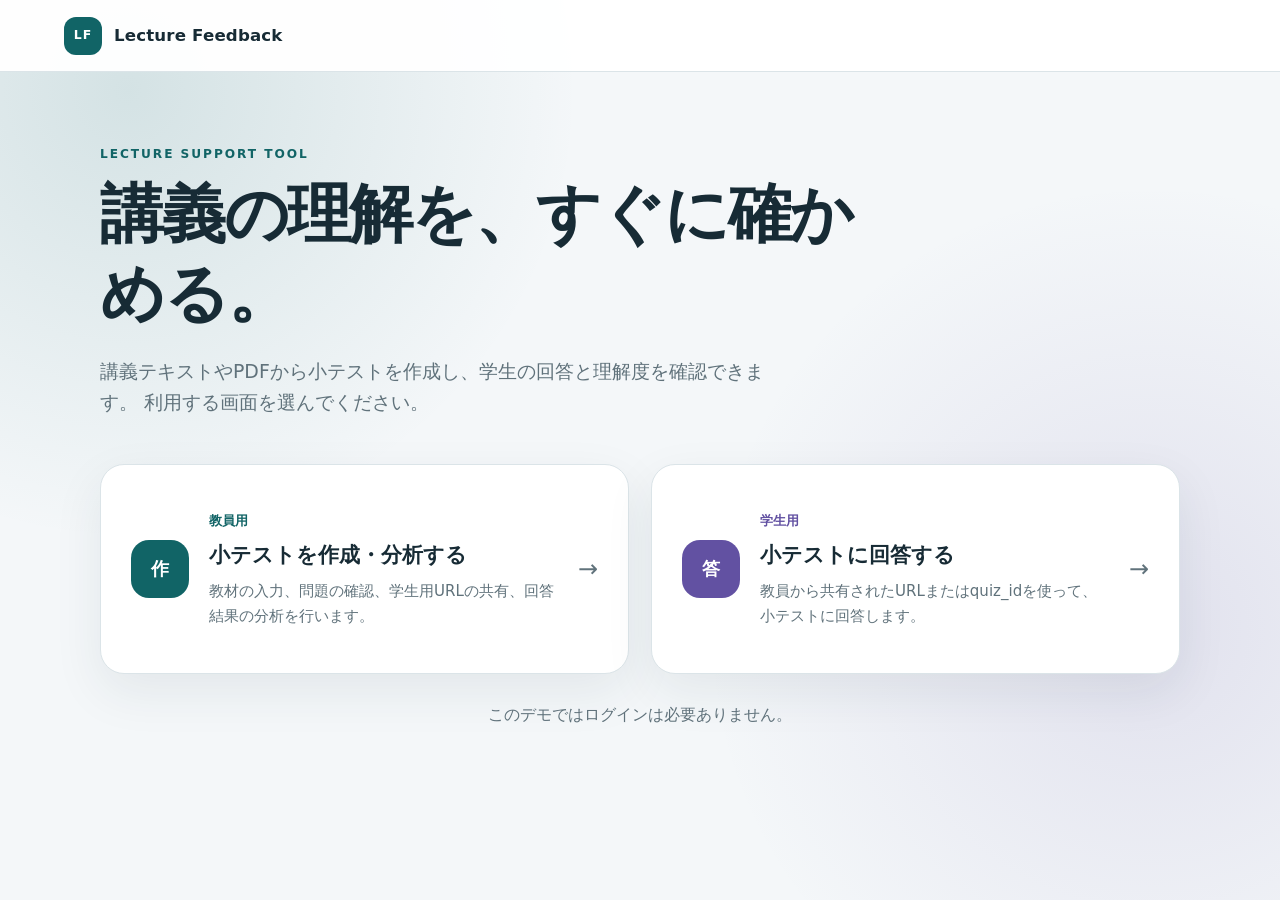
<file: frontend/index.html>
<!doctype html>
<html lang="ja">
<head>
  <meta charset="utf-8">
  <meta name="viewport" content="width=device-width, initial-scale=1">
  <meta name="description" content="講義資料から小テストを作成し、学生の回答を集計する講義支援アプリです。">
  <title>Lecture Feedback</title>
  <link rel="stylesheet" href="css/style.css">
</head>
<body class="landing-page">
  <header class="site-header">
    <a class="brand" href="index.html" aria-label="Lecture Feedback ホーム">
      <span class="brand-mark" aria-hidden="true">LF</span>
      <span>Lecture Feedback</span>
    </a>
  </header>

  <main class="landing-main">
    <section class="hero" aria-labelledby="page-title">
      <p class="eyebrow">LECTURE SUPPORT TOOL</p>
      <h1 id="page-title">講義の理解を、すぐに確かめる。</h1>
      <p class="hero-copy">
        講義テキストやPDFから小テストを作成し、学生の回答と理解度を確認できます。
        利用する画面を選んでください。
      </p>
    </section>

    <section class="role-grid" aria-label="利用画面を選択">
      <a class="role-card role-card-teacher" href="teacher.html">
        <span class="role-icon" aria-hidden="true">作</span>
        <span class="role-card-body">
          <span class="role-label">教員用</span>
          <strong>小テストを作成・分析する</strong>
          <span>教材の入力、問題の確認、学生用URLの共有、回答結果の分析を行います。</span>
        </span>
        <span class="role-arrow" aria-hidden="true">→</span>
      </a>

      <a class="role-card role-card-student" href="student.html">
        <span class="role-icon" aria-hidden="true">答</span>
        <span class="role-card-body">
          <span class="role-label">学生用</span>
          <strong>小テストに回答する</strong>
          <span>教員から共有されたURLまたはquiz_idを使って、小テストに回答します。</span>
        </span>
        <span class="role-arrow" aria-hidden="true">→</span>
      </a>
    </section>

    <p class="landing-note">このデモではログインは必要ありません。</p>
  </main>
</body>
</html>
</file>
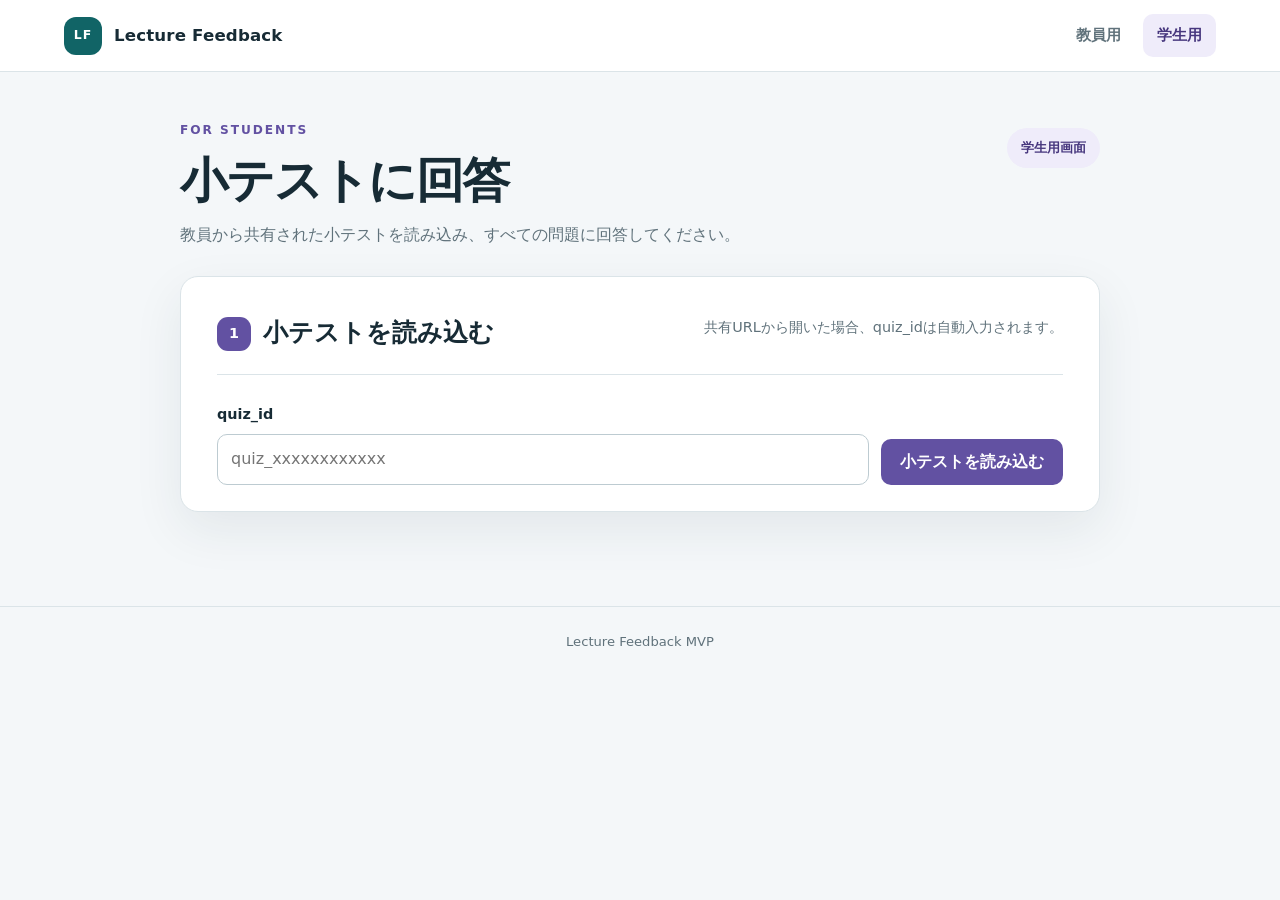
<file: frontend/student.html>
<!doctype html>
<html lang="ja">
<head>
  <meta charset="utf-8">
  <meta name="viewport" content="width=device-width, initial-scale=1">
  <meta name="description" content="共有された小テストに回答する学生用画面です。">
  <title>学生用 | Lecture Feedback</title>
  <link rel="stylesheet" href="css/style.css">
  <script src="js/config.js" defer></script>
  <script src="js/api.js" defer></script>
  <script src="js/student.js" defer></script>
</head>
<body class="student-page">
  <header class="site-header">
    <a class="brand" href="index.html" aria-label="Lecture Feedback ホーム">
      <span class="brand-mark" aria-hidden="true">LF</span>
      <span>Lecture Feedback</span>
    </a>
    <nav class="header-nav" aria-label="メインナビゲーション">
      <a class="nav-link" href="teacher.html">教員用</a>
      <a class="nav-link active" href="student.html" aria-current="page">学生用</a>
    </nav>
  </header>

  <main class="app-main student-main">
    <section class="page-heading">
      <div>
        <p class="eyebrow student-eyebrow">FOR STUDENTS</p>
        <h1>小テストに回答</h1>
        <p>教員から共有された小テストを読み込み、すべての問題に回答してください。</p>
      </div>
      <span class="role-badge student-badge">学生用画面</span>
    </section>

    <div id="studentStatus" class="status-message" role="status" aria-live="polite" hidden></div>

    <section id="quizLookupSection" class="panel compact-panel" aria-labelledby="lookup-heading">
      <div class="panel-heading">
        <div>
          <span class="step-number student-step">1</span>
          <h2 id="lookup-heading">小テストを読み込む</h2>
        </div>
        <p>共有URLから開いた場合、quiz_idは自動入力されます。</p>
      </div>

      <form id="quizLookupForm" class="inline-form">
        <div class="field-group grow-field">
          <label for="quizId">quiz_id</label>
          <input id="quizId" type="text" placeholder="quiz_xxxxxxxxxxxx" required>
        </div>
        <button id="loadQuizButton" class="button button-student" type="submit">小テストを読み込む</button>
      </form>
    </section>

    <section id="studentQuizSection" class="panel" aria-labelledby="quiz-title-heading" hidden>
      <div class="panel-heading">
        <div>
          <span class="step-number student-step">2</span>
          <h2 id="quiz-title-heading">回答する</h2>
        </div>
        <p id="quizQuestionCount"></p>
      </div>

      <div class="quiz-title-box">
        <span>小テスト</span>
        <h3 id="studentQuizTitle"></h3>
      </div>

      <form id="answerForm">
        <div class="form-grid two-columns student-info-grid">
          <div class="field-group">
            <label for="studentId">学生ID <span class="required-label">必須</span></label>
            <input id="studentId" type="text" autocomplete="off" required maxlength="80" placeholder="例：student_001">
          </div>
          <div class="field-group">
            <label for="studentName">名前 <span class="optional-label">任意</span></label>
            <input id="studentName" type="text" autocomplete="name" maxlength="80" placeholder="例：学生A">
          </div>
        </div>

        <div id="studentQuizQuestions" class="question-list student-question-list"></div>

        <button id="submitAnswersButton" class="button button-student button-large" type="submit">
          回答を送信
        </button>
      </form>
    </section>

    <section id="studentResultSection" class="panel result-panel" aria-labelledby="student-result-heading" hidden>
      <div class="result-hero">
        <span class="result-kicker">採点結果</span>
        <h2 id="student-result-heading"><span id="studentScore">0</span> / <span id="studentMaxScore">0</span></h2>
        <p id="studentResultMessage"></p>
      </div>
      <div id="studentAnswerDetails" class="answer-details"></div>
    </section>
  </main>

  <footer class="site-footer">Lecture Feedback MVP</footer>
</body>
</html>
</file>
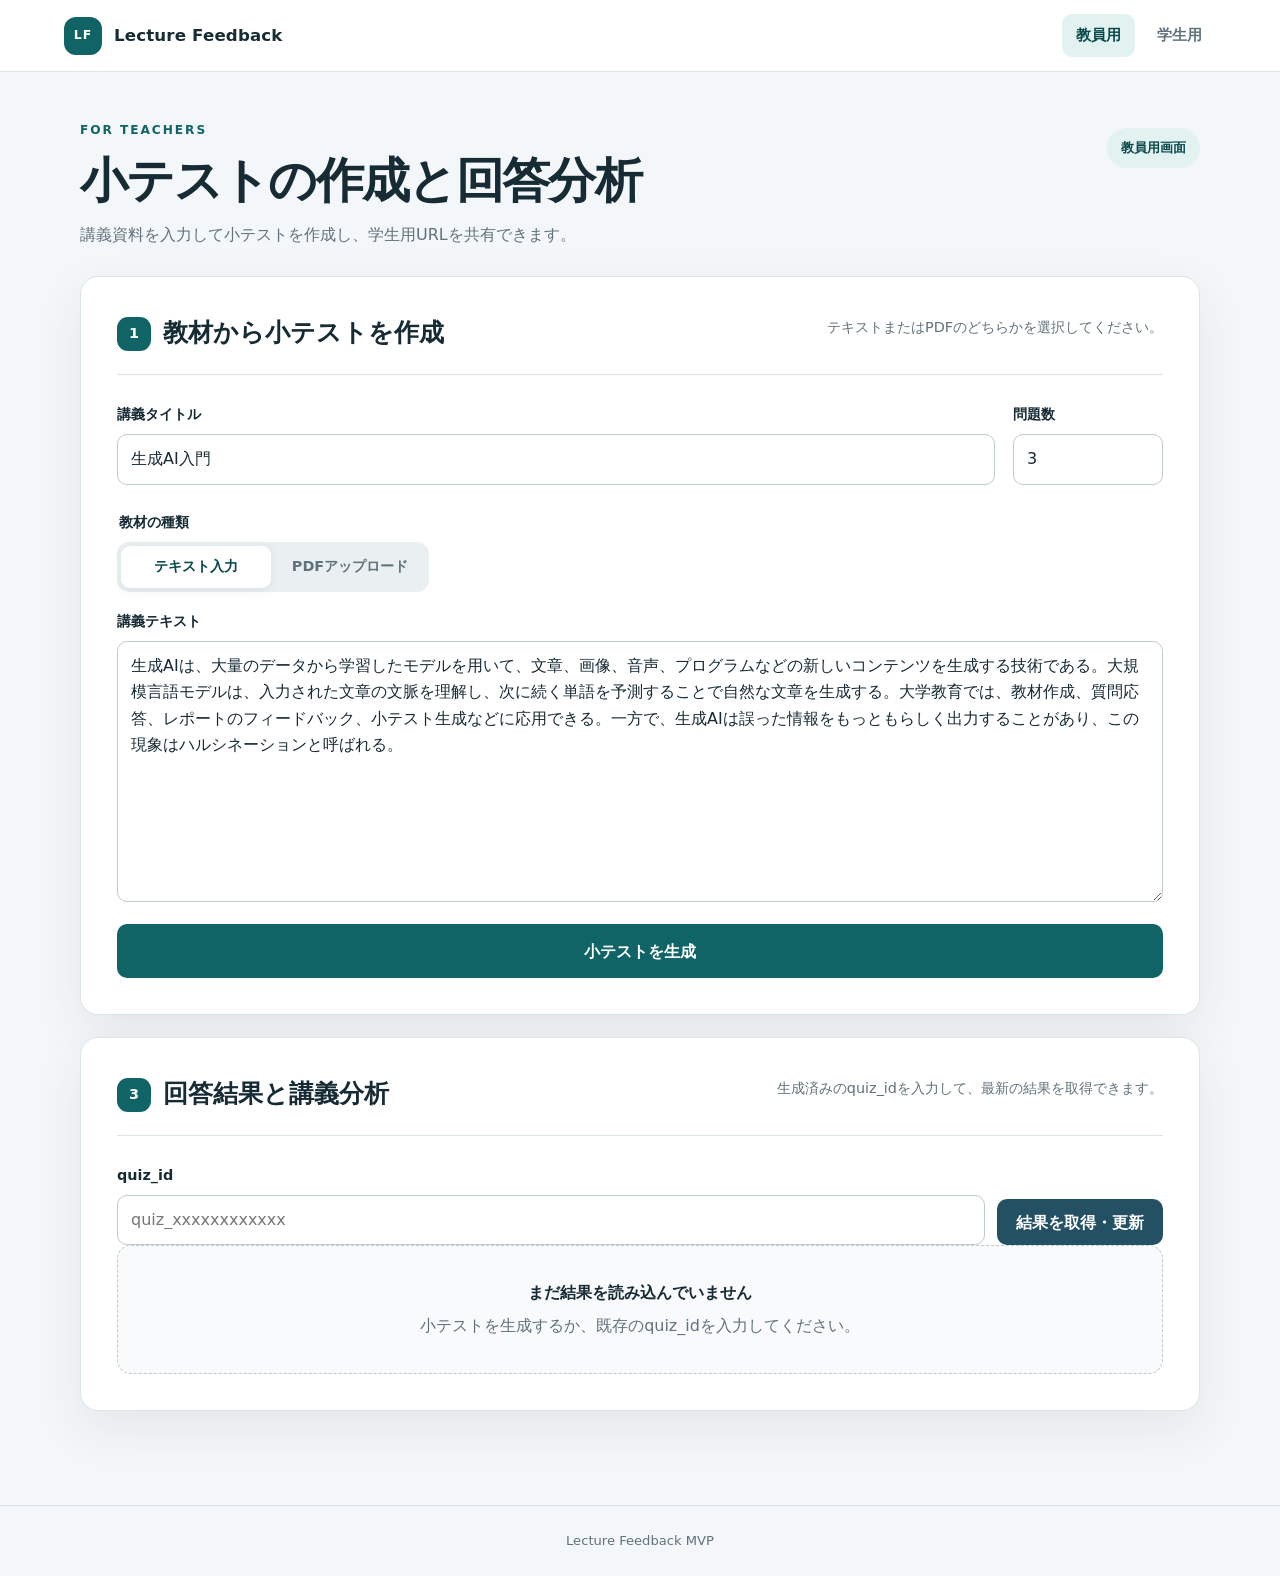
<file: frontend/teacher.html>
<!doctype html>
<html lang="ja">
<head>
  <meta charset="utf-8">
  <meta name="viewport" content="width=device-width, initial-scale=1">
  <meta name="description" content="講義資料から小テストを作成し、回答結果を分析する教員用画面です。">
  <title>教員用 | Lecture Feedback</title>
  <link rel="stylesheet" href="css/style.css">
  <script src="js/config.js" defer></script>
  <script src="js/api.js" defer></script>
  <script src="js/teacher.js" defer></script>
</head>
<body>
  <header class="site-header">
    <a class="brand" href="index.html" aria-label="Lecture Feedback ホーム">
      <span class="brand-mark" aria-hidden="true">LF</span>
      <span>Lecture Feedback</span>
    </a>
    <nav class="header-nav" aria-label="メインナビゲーション">
      <a class="nav-link active" href="teacher.html" aria-current="page">教員用</a>
      <a class="nav-link" href="student.html">学生用</a>
    </nav>
  </header>

  <main class="app-main">
    <section class="page-heading">
      <div>
        <p class="eyebrow">FOR TEACHERS</p>
        <h1>小テストの作成と回答分析</h1>
        <p>講義資料を入力して小テストを作成し、学生用URLを共有できます。</p>
      </div>
      <span class="role-badge teacher-badge">教員用画面</span>
    </section>

    <div id="teacherStatus" class="status-message" role="status" aria-live="polite" hidden></div>

    <section class="panel" aria-labelledby="create-heading">
      <div class="panel-heading">
        <div>
          <span class="step-number">1</span>
          <h2 id="create-heading">教材から小テストを作成</h2>
        </div>
        <p>テキストまたはPDFのどちらかを選択してください。</p>
      </div>

      <form id="createQuizForm">
        <div class="form-grid two-columns">
          <div class="field-group grow-field">
            <label for="lectureTitle">講義タイトル</label>
            <input id="lectureTitle" name="title" type="text" value="生成AI入門" required maxlength="120">
          </div>
          <div class="field-group number-field">
            <label for="numQuestions">問題数</label>
            <input id="numQuestions" name="num_questions" type="number" value="3" min="1" max="10" required>
          </div>
        </div>

        <fieldset class="source-selector">
          <legend>教材の種類</legend>
          <div class="segmented-control">
            <label>
              <input type="radio" name="sourceType" value="text" checked>
              <span>テキスト入力</span>
            </label>
            <label>
              <input type="radio" name="sourceType" value="pdf">
              <span>PDFアップロード</span>
            </label>
          </div>
        </fieldset>

        <div id="textSourcePanel" class="source-panel">
          <div class="field-group">
            <label for="lectureText">講義テキスト</label>
            <textarea id="lectureText" name="lecture_text" rows="9" required>生成AIは、大量のデータから学習したモデルを用いて、文章、画像、音声、プログラムなどの新しいコンテンツを生成する技術である。大規模言語モデルは、入力された文章の文脈を理解し、次に続く単語を予測することで自然な文章を生成する。大学教育では、教材作成、質問応答、レポートのフィードバック、小テスト生成などに応用できる。一方で、生成AIは誤った情報をもっともらしく出力することがあり、この現象はハルシネーションと呼ばれる。</textarea>
          </div>
        </div>

        <div id="pdfSourcePanel" class="source-panel" hidden>
          <div class="field-group">
            <label for="pdfFile">PDFファイル</label>
            <input id="pdfFile" name="pdf_file" type="file" accept="application/pdf,.pdf">
            <p class="field-note">文字を選択できるPDFを使用してください。画像だけのPDFに対するOCRは未対応です。</p>
          </div>
        </div>

        <button id="generateButton" class="button button-primary button-large" type="submit">
          小テストを生成
        </button>
      </form>
    </section>

    <section id="generatedQuizSection" class="panel" aria-labelledby="generated-heading" hidden>
      <div class="panel-heading">
        <div>
          <span class="step-number">2</span>
          <h2 id="generated-heading">生成された小テスト</h2>
        </div>
        <p>問題と正解を確認し、学生用URLを共有してください。</p>
      </div>

      <div class="quiz-meta">
        <div>
          <span class="meta-label">タイトル</span>
          <strong id="generatedTitle"></strong>
        </div>
        <div>
          <span class="meta-label">quiz_id</span>
          <code id="generatedQuizId"></code>
        </div>
      </div>

      <div class="share-box">
        <label for="studentShareUrl">学生用URL</label>
        <div class="share-row">
          <input id="studentShareUrl" type="text" readonly>
          <button id="copyShareUrlButton" class="button button-secondary compact-button" type="button">URLをコピー</button>
          <a id="openStudentPageLink" class="button button-ghost compact-button" href="student.html" target="_blank" rel="noopener">学生画面を確認</a>
        </div>
        <p id="copyFeedback" class="field-note" aria-live="polite"></p>
      </div>

      <div id="teacherQuizPreview" class="question-list"></div>
    </section>

    <section class="panel" aria-labelledby="results-heading">
      <div class="panel-heading">
        <div>
          <span class="step-number">3</span>
          <h2 id="results-heading">回答結果と講義分析</h2>
        </div>
        <p>生成済みのquiz_idを入力して、最新の結果を取得できます。</p>
      </div>

      <form id="resultsForm" class="inline-form">
        <div class="field-group grow-field">
          <label for="resultsQuizId">quiz_id</label>
          <input id="resultsQuizId" type="text" placeholder="quiz_xxxxxxxxxxxx" required>
        </div>
        <button id="refreshResultsButton" class="button button-secondary" type="submit">結果を取得・更新</button>
      </form>

      <div id="resultsEmpty" class="empty-state">
        <strong>まだ結果を読み込んでいません</strong>
        <p>小テストを生成するか、既存のquiz_idを入力してください。</p>
      </div>

      <div id="resultsContent" hidden>
        <div class="summary-grid">
          <article class="summary-card">
            <span>回答者数</span>
            <strong id="submissionCount">0人</strong>
          </article>
          <article class="summary-card">
            <span>平均点</span>
            <strong id="averageScore">0 / 0</strong>
          </article>
          <article class="summary-card">
            <span>平均正答率</span>
            <strong id="averageAccuracy">0%</strong>
          </article>
        </div>

        <div class="results-grid">
          <section class="subpanel" aria-labelledby="question-stats-heading">
            <h3 id="question-stats-heading">問題ごとの正答率</h3>
            <div id="questionStats"></div>
          </section>

          <section class="subpanel analysis-panel" aria-labelledby="analysis-heading">
            <h3 id="analysis-heading">AIによる講義分析</h3>
            <div id="analysisText" class="analysis-text"></div>
          </section>
        </div>

        <section class="subpanel" aria-labelledby="student-scores-heading">
          <h3 id="student-scores-heading">学生別の結果</h3>
          <div class="table-scroll">
            <table>
              <thead>
                <tr>
                  <th>学生ID</th>
                  <th>名前</th>
                  <th>得点</th>
                  <th>提出日時</th>
                </tr>
              </thead>
              <tbody id="studentScores"></tbody>
            </table>
          </div>
        </section>
      </div>
    </section>
  </main>

  <footer class="site-footer">Lecture Feedback MVP</footer>
</body>
</html>
</file>
<file: frontend/css/style.css>
:root {
  color-scheme: light;
  --bg: #f4f7f9;
  --surface: #ffffff;
  --surface-soft: #f8fafb;
  --text: #172b35;
  --text-muted: #60727b;
  --border: #dbe4e8;
  --primary: #116466;
  --primary-dark: #0a484b;
  --primary-soft: #e2f2f1;
  --student: #6251a2;
  --student-dark: #47377e;
  --student-soft: #efecfa;
  --success: #247a4d;
  --success-soft: #e8f6ee;
  --danger: #ad3c36;
  --danger-soft: #fff0ee;
  --warning: #a35c13;
  --warning-soft: #fff5e7;
  --shadow: 0 18px 50px rgba(28, 54, 66, 0.08);
  --radius: 18px;
}

* {
  box-sizing: border-box;
}

[hidden] {
  display: none !important;
}

html {
  scroll-behavior: smooth;
}

body {
  margin: 0;
  min-height: 100vh;
  background: var(--bg);
  color: var(--text);
  font-family: system-ui, -apple-system, BlinkMacSystemFont, "Segoe UI", sans-serif;
  line-height: 1.65;
}

button,
input,
textarea {
  font: inherit;
}

a {
  color: inherit;
}

.site-header {
  display: flex;
  align-items: center;
  justify-content: space-between;
  min-height: 72px;
  padding: 0 5vw;
  background: rgba(255, 255, 255, 0.96);
  border-bottom: 1px solid var(--border);
}

.brand {
  display: inline-flex;
  align-items: center;
  gap: 12px;
  color: var(--text);
  font-size: 1.04rem;
  font-weight: 800;
  letter-spacing: 0.01em;
  text-decoration: none;
}

.brand-mark {
  display: grid;
  place-items: center;
  width: 38px;
  height: 38px;
  color: #fff;
  background: var(--primary);
  border-radius: 12px;
  font-size: 0.78rem;
  letter-spacing: 0.08em;
}

.header-nav {
  display: flex;
  gap: 8px;
}

.nav-link {
  padding: 9px 14px;
  color: var(--text-muted);
  border-radius: 10px;
  font-size: 0.92rem;
  font-weight: 700;
  text-decoration: none;
}

.nav-link:hover,
.nav-link:focus-visible {
  background: var(--surface-soft);
  color: var(--text);
}

.nav-link.active {
  color: var(--primary-dark);
  background: var(--primary-soft);
}

.student-page .nav-link.active {
  color: var(--student-dark);
  background: var(--student-soft);
}

.landing-page {
  background:
    radial-gradient(circle at 10% 10%, rgba(17, 100, 102, 0.14), transparent 32%),
    radial-gradient(circle at 90% 70%, rgba(98, 81, 162, 0.13), transparent 34%),
    var(--bg);
}

.landing-main {
  width: min(1080px, calc(100% - 40px));
  margin: 0 auto;
  padding: 72px 0 60px;
}

.hero {
  max-width: 760px;
  margin-bottom: 46px;
}

.eyebrow {
  margin: 0 0 10px;
  color: var(--primary);
  font-size: 0.76rem;
  font-weight: 850;
  letter-spacing: 0.16em;
}

.student-eyebrow {
  color: var(--student);
}

.hero h1,
.page-heading h1 {
  margin: 0;
  line-height: 1.25;
  letter-spacing: -0.035em;
}

.hero h1 {
  font-size: clamp(2.2rem, 5vw, 4.2rem);
}

.hero-copy {
  max-width: 680px;
  margin: 22px 0 0;
  color: var(--text-muted);
  font-size: clamp(1rem, 2vw, 1.18rem);
}

.role-grid {
  display: grid;
  grid-template-columns: repeat(2, minmax(0, 1fr));
  gap: 22px;
}

.role-card {
  display: grid;
  grid-template-columns: auto 1fr auto;
  align-items: center;
  gap: 20px;
  min-height: 210px;
  padding: 30px;
  background: var(--surface);
  border: 1px solid var(--border);
  border-radius: 24px;
  box-shadow: var(--shadow);
  text-decoration: none;
  transition: transform 160ms ease, box-shadow 160ms ease, border-color 160ms ease;
}

.role-card:hover,
.role-card:focus-visible {
  transform: translateY(-4px);
  box-shadow: 0 24px 60px rgba(28, 54, 66, 0.14);
}

.role-card-teacher:hover,
.role-card-teacher:focus-visible {
  border-color: var(--primary);
}

.role-card-student:hover,
.role-card-student:focus-visible {
  border-color: var(--student);
}

.role-icon {
  display: grid;
  place-items: center;
  width: 58px;
  height: 58px;
  color: #fff;
  background: var(--primary);
  border-radius: 18px;
  font-size: 1.15rem;
  font-weight: 850;
}

.role-card-student .role-icon {
  background: var(--student);
}

.role-card-body {
  display: flex;
  flex-direction: column;
  gap: 7px;
}

.role-card-body strong {
  font-size: 1.3rem;
}

.role-card-body > span:last-child {
  color: var(--text-muted);
  font-size: 0.94rem;
}

.role-label {
  color: var(--primary);
  font-size: 0.8rem;
  font-weight: 850;
}

.role-card-student .role-label {
  color: var(--student);
}

.role-arrow {
  color: var(--text-muted);
  font-size: 1.5rem;
}

.landing-note {
  margin: 28px 0 0;
  color: var(--text-muted);
  text-align: center;
}

.app-main {
  width: min(1120px, calc(100% - 40px));
  margin: 0 auto;
  padding: 48px 0 72px;
}

.student-main {
  width: min(920px, calc(100% - 40px));
}

.page-heading {
  display: flex;
  align-items: flex-start;
  justify-content: space-between;
  gap: 32px;
  margin-bottom: 28px;
}

.page-heading h1 {
  font-size: clamp(1.9rem, 4vw, 3rem);
}

.page-heading p:last-child {
  margin: 12px 0 0;
  color: var(--text-muted);
}

.role-badge {
  flex: 0 0 auto;
  margin-top: 8px;
  padding: 9px 14px;
  border-radius: 999px;
  font-size: 0.82rem;
  font-weight: 800;
}

.teacher-badge {
  color: var(--primary-dark);
  background: var(--primary-soft);
}

.student-badge {
  color: var(--student-dark);
  background: var(--student-soft);
}

.panel {
  margin: 22px 0;
  padding: clamp(22px, 4vw, 36px);
  background: var(--surface);
  border: 1px solid var(--border);
  border-radius: var(--radius);
  box-shadow: var(--shadow);
}

.compact-panel {
  padding-bottom: 26px;
}

.panel-heading {
  display: flex;
  align-items: flex-start;
  justify-content: space-between;
  gap: 24px;
  margin-bottom: 28px;
  padding-bottom: 20px;
  border-bottom: 1px solid var(--border);
}

.panel-heading > div {
  display: flex;
  align-items: center;
  gap: 12px;
}

.panel-heading h2 {
  margin: 0;
  font-size: clamp(1.22rem, 2vw, 1.55rem);
}

.panel-heading > p {
  max-width: 420px;
  margin: 3px 0 0;
  color: var(--text-muted);
  font-size: 0.9rem;
  text-align: right;
}

.step-number {
  display: grid;
  place-items: center;
  flex: 0 0 auto;
  width: 34px;
  height: 34px;
  color: #fff;
  background: var(--primary);
  border-radius: 11px;
  font-size: 0.9rem;
  font-weight: 850;
}

.student-step {
  background: var(--student);
}

.form-grid {
  display: grid;
  gap: 18px;
}

.two-columns {
  grid-template-columns: minmax(0, 1fr) 150px;
}

.student-info-grid {
  grid-template-columns: repeat(2, minmax(0, 1fr));
  margin-bottom: 10px;
  padding: 20px;
  background: var(--surface-soft);
  border-radius: 14px;
}

.field-group {
  display: flex;
  flex-direction: column;
  gap: 7px;
}

.field-group label,
.share-box > label,
.source-selector legend {
  color: var(--text);
  font-size: 0.9rem;
  font-weight: 750;
}

input[type="text"],
input[type="number"],
input[type="file"],
textarea {
  width: 100%;
  min-height: 48px;
  padding: 11px 13px;
  color: var(--text);
  background: #fff;
  border: 1px solid #bdcbd1;
  border-radius: 10px;
  outline: none;
  transition: border-color 150ms ease, box-shadow 150ms ease;
}

textarea {
  min-height: 180px;
  resize: vertical;
}

input:focus,
textarea:focus {
  border-color: var(--primary);
  box-shadow: 0 0 0 3px rgba(17, 100, 102, 0.14);
}

.student-page input:focus,
.student-page textarea:focus {
  border-color: var(--student);
  box-shadow: 0 0 0 3px rgba(98, 81, 162, 0.14);
}

.field-note {
  margin: 0;
  color: var(--text-muted);
  font-size: 0.83rem;
}

.required-label,
.optional-label {
  margin-left: 4px;
  font-size: 0.72rem;
  font-weight: 750;
}

.required-label {
  color: var(--danger);
}

.optional-label {
  color: var(--text-muted);
}

.source-selector {
  margin: 26px 0 18px;
  padding: 0;
  border: 0;
}

.source-selector legend {
  margin-bottom: 8px;
}

.segmented-control {
  display: inline-grid;
  grid-template-columns: repeat(2, minmax(150px, 1fr));
  gap: 4px;
  padding: 4px;
  background: #eaf0f2;
  border-radius: 12px;
}

.segmented-control label {
  cursor: pointer;
}

.segmented-control input {
  position: absolute;
  opacity: 0;
  pointer-events: none;
}

.segmented-control span {
  display: block;
  padding: 9px 16px;
  border-radius: 9px;
  color: var(--text-muted);
  font-size: 0.9rem;
  font-weight: 750;
  text-align: center;
}

.segmented-control input:checked + span {
  color: var(--primary-dark);
  background: #fff;
  box-shadow: 0 2px 10px rgba(28, 54, 66, 0.08);
}

.segmented-control input:focus-visible + span {
  outline: 3px solid rgba(17, 100, 102, 0.28);
}

.source-panel {
  margin-bottom: 22px;
}

.button {
  display: inline-flex;
  align-items: center;
  justify-content: center;
  min-height: 46px;
  padding: 10px 18px;
  border: 1px solid transparent;
  border-radius: 10px;
  cursor: pointer;
  font-weight: 800;
  line-height: 1.2;
  text-decoration: none;
  transition: background 150ms ease, border-color 150ms ease, transform 150ms ease;
}

.button:hover:not(:disabled) {
  transform: translateY(-1px);
}

.button:focus-visible {
  outline: 3px solid rgba(17, 100, 102, 0.25);
  outline-offset: 2px;
}

.button:disabled {
  cursor: wait;
  opacity: 0.6;
}

.button-primary {
  color: #fff;
  background: var(--primary);
}

.button-primary:hover:not(:disabled) {
  background: var(--primary-dark);
}

.button-secondary {
  color: #fff;
  background: #245064;
}

.button-secondary:hover:not(:disabled) {
  background: #173c4d;
}

.button-ghost {
  color: var(--text);
  background: #fff;
  border-color: var(--border);
}

.button-ghost:hover:not(:disabled) {
  background: var(--surface-soft);
}

.button-student {
  color: #fff;
  background: var(--student);
}

.button-student:hover:not(:disabled) {
  background: var(--student-dark);
}

.button-large {
  width: 100%;
  min-height: 54px;
}

.compact-button {
  min-height: 48px;
  white-space: nowrap;
}

.inline-form,
.share-row {
  display: flex;
  align-items: flex-end;
  gap: 12px;
}

.grow-field {
  flex: 1 1 auto;
}

.quiz-meta {
  display: grid;
  grid-template-columns: repeat(2, minmax(0, 1fr));
  gap: 12px;
  margin-bottom: 20px;
}

.quiz-meta > div {
  display: flex;
  flex-direction: column;
  gap: 4px;
  padding: 15px;
  background: var(--surface-soft);
  border-radius: 12px;
}

.meta-label {
  color: var(--text-muted);
  font-size: 0.78rem;
  font-weight: 750;
}

code {
  overflow-wrap: anywhere;
}

.share-box {
  margin-bottom: 26px;
  padding: 18px;
  background: var(--primary-soft);
  border: 1px solid #cce4e2;
  border-radius: 14px;
}

.share-box > label {
  display: block;
  margin-bottom: 8px;
}

.share-box input {
  flex: 1 1 auto;
  background: #fff;
}

.question-list {
  display: grid;
  gap: 16px;
}

.question-card {
  min-width: 0;
  margin: 0;
  padding: 20px;
  background: var(--surface);
  border: 1px solid var(--border);
  border-radius: 14px;
}

.question-heading {
  display: flex;
  align-items: flex-start;
  gap: 11px;
  margin-bottom: 14px;
}

.question-number {
  display: inline-flex;
  align-items: center;
  justify-content: center;
  flex: 0 0 auto;
  min-width: 36px;
  height: 28px;
  padding: 0 8px;
  color: var(--primary-dark);
  background: var(--primary-soft);
  border-radius: 8px;
  font-size: 0.78rem;
  font-weight: 850;
}

.student-question-list .question-number {
  color: var(--student-dark);
  background: var(--student-soft);
}

.question-heading h3 {
  margin: 1px 0 0;
  font-size: 1.02rem;
  line-height: 1.55;
}

legend.question-heading {
  width: 100%;
  padding: 0;
  font-size: 1.02rem;
  font-weight: 750;
  line-height: 1.55;
}

.choice-list {
  display: grid;
  gap: 8px;
  margin: 0;
  padding: 0;
  list-style: none;
}

.choice-item {
  display: flex;
  gap: 10px;
  padding: 10px 12px;
  background: var(--surface-soft);
  border: 1px solid transparent;
  border-radius: 9px;
}

.choice-letter {
  flex: 0 0 auto;
  color: var(--text-muted);
  font-weight: 850;
}

.correct-choice {
  color: var(--success);
  background: var(--success-soft);
  border-color: #bcdcc9;
}

.correct-choice .choice-letter {
  color: var(--success);
}

.teacher-explanation {
  margin: 14px 0 0;
  padding: 12px 14px;
  color: #35515c;
  background: #f2f7f8;
  border-left: 4px solid var(--primary);
  border-radius: 0 9px 9px 0;
  font-size: 0.9rem;
}

.empty-state {
  padding: 34px 20px;
  color: var(--text-muted);
  background: var(--surface-soft);
  border: 1px dashed #bdcbd1;
  border-radius: 14px;
  text-align: center;
}

.empty-state strong {
  color: var(--text);
}

.empty-state p {
  margin: 6px 0 0;
}

.summary-grid {
  display: grid;
  grid-template-columns: repeat(3, minmax(0, 1fr));
  gap: 14px;
  margin-bottom: 18px;
}

.summary-card {
  display: flex;
  flex-direction: column;
  gap: 4px;
  padding: 18px;
  background: var(--primary-soft);
  border-radius: 13px;
}

.summary-card span {
  color: var(--primary-dark);
  font-size: 0.82rem;
  font-weight: 750;
}

.summary-card strong {
  font-size: 1.45rem;
}

.results-grid {
  display: grid;
  grid-template-columns: repeat(2, minmax(0, 1fr));
  gap: 16px;
  margin-bottom: 16px;
}

.subpanel {
  padding: 20px;
  background: var(--surface-soft);
  border: 1px solid var(--border);
  border-radius: 14px;
}

.subpanel h3 {
  margin: 0 0 16px;
  font-size: 1rem;
}

.stat-row + .stat-row {
  margin-top: 16px;
}

.stat-header {
  display: flex;
  justify-content: space-between;
  gap: 16px;
  margin-bottom: 7px;
  font-size: 0.87rem;
}

.stat-question {
  overflow: hidden;
  color: var(--text);
  text-overflow: ellipsis;
  white-space: nowrap;
}

.stat-percent {
  flex: 0 0 auto;
  color: var(--primary-dark);
  font-weight: 850;
}

.progress-track {
  height: 9px;
  overflow: hidden;
  background: #dfe8eb;
  border-radius: 999px;
}

.progress-bar {
  height: 100%;
  background: var(--primary);
  border-radius: inherit;
}

.analysis-panel {
  background: #f6f3fc;
  border-color: #ddd5f3;
}

.analysis-text {
  color: #40375e;
  font-size: 0.92rem;
  white-space: pre-wrap;
}

.table-scroll {
  overflow-x: auto;
}

table {
  width: 100%;
  border-collapse: collapse;
  font-size: 0.9rem;
}

th,
td {
  padding: 11px 12px;
  border-bottom: 1px solid var(--border);
  text-align: left;
  white-space: nowrap;
}

th {
  color: var(--text-muted);
  font-size: 0.78rem;
}

.status-message {
  margin: 0 0 20px;
  padding: 13px 16px;
  border: 1px solid;
  border-radius: 11px;
  font-size: 0.92rem;
}

.status-info,
.status-loading {
  color: #22566b;
  background: #eaf5fa;
  border-color: #bedce8;
}

.status-success {
  color: var(--success);
  background: var(--success-soft);
  border-color: #bcdcc9;
}

.status-error {
  color: var(--danger);
  background: var(--danger-soft);
  border-color: #f1c6c1;
}

.quiz-title-box {
  margin-bottom: 20px;
  padding: 22px;
  color: #fff;
  background: linear-gradient(135deg, var(--student), var(--student-dark));
  border-radius: 15px;
}

.quiz-title-box span {
  font-size: 0.75rem;
  font-weight: 800;
  letter-spacing: 0.1em;
}

.quiz-title-box h3 {
  margin: 5px 0 0;
  font-size: 1.45rem;
}

.choice-option {
  display: flex;
  align-items: flex-start;
  gap: 11px;
  padding: 12px 13px;
  background: var(--surface-soft);
  border: 1px solid var(--border);
  border-radius: 10px;
  cursor: pointer;
  transition: background 120ms ease, border-color 120ms ease;
}

.choice-option:hover {
  border-color: #a99ed0;
}

.choice-option:has(input:checked) {
  background: var(--student-soft);
  border-color: var(--student);
}

.choice-option input {
  flex: 0 0 auto;
  margin: 5px 0 0;
  accent-color: var(--student);
}

.result-panel {
  border-top: 5px solid var(--student);
}

.result-hero {
  padding: 8px 0 24px;
  text-align: center;
}

.result-kicker {
  color: var(--student);
  font-size: 0.8rem;
  font-weight: 850;
}

.result-hero h2 {
  margin: 4px 0;
  color: var(--student-dark);
  font-size: 2.8rem;
}

.result-hero p {
  margin: 0;
  color: var(--text-muted);
}

.answer-details {
  display: grid;
  gap: 13px;
}

.answer-detail {
  padding: 18px;
  border: 1px solid var(--border);
  border-left-width: 5px;
  border-radius: 12px;
}

.answer-detail.correct {
  background: var(--success-soft);
  border-left-color: var(--success);
}

.answer-detail.incorrect {
  background: var(--danger-soft);
  border-left-color: var(--danger);
}

.answer-detail h3 {
  margin: 0 0 8px;
  font-size: 1rem;
}

.answer-detail p {
  margin: 4px 0;
  font-size: 0.9rem;
}

.answer-result-label {
  display: inline-block;
  margin-right: 7px;
  font-weight: 850;
}

.site-footer {
  padding: 24px;
  color: var(--text-muted);
  border-top: 1px solid var(--border);
  font-size: 0.82rem;
  text-align: center;
}

@media (max-width: 760px) {
  .site-header {
    min-height: 64px;
    padding: 0 18px;
  }

  .brand > span:last-child {
    display: none;
  }

  .nav-link {
    padding: 8px 10px;
  }

  .landing-main,
  .app-main,
  .student-main {
    width: min(100% - 24px, 1120px);
  }

  .landing-main {
    padding-top: 48px;
  }

  .role-grid,
  .results-grid,
  .summary-grid,
  .quiz-meta,
  .two-columns,
  .student-info-grid {
    grid-template-columns: 1fr;
  }

  .role-card {
    min-height: 0;
    padding: 22px;
  }

  .role-icon {
    width: 48px;
    height: 48px;
  }

  .page-heading,
  .panel-heading {
    flex-direction: column;
    gap: 10px;
  }

  .panel-heading > p {
    text-align: left;
  }

  .role-badge {
    margin-top: 0;
  }

  .inline-form,
  .share-row {
    align-items: stretch;
    flex-direction: column;
  }

  .segmented-control {
    display: grid;
    grid-template-columns: repeat(2, minmax(0, 1fr));
    width: 100%;
  }

  .compact-button {
    width: 100%;
  }
}

@media (prefers-reduced-motion: reduce) {
  *,
  *::before,
  *::after {
    scroll-behavior: auto !important;
    transition: none !important;
  }
}
</file>
